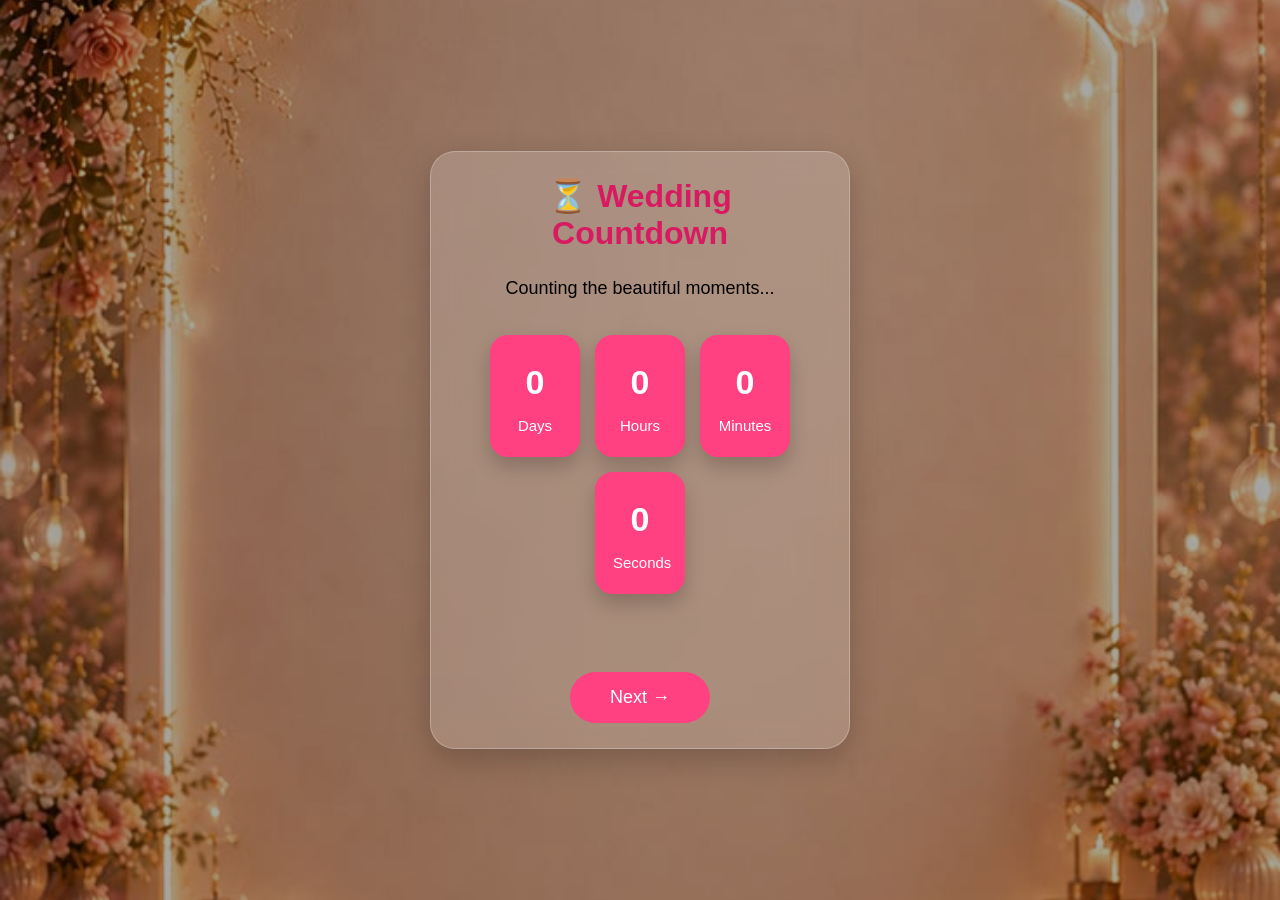
<file: countdown.html>
<!DOCTYPE html>
<html lang="en">
<head>

<meta charset="UTF-8">
<meta name="viewport" content="width=device-width, initial-scale=1.0">

<title>Wedding Countdown</title>

<link rel="stylesheet" href="style.css">

</head>

<body class="countdown-bg">

<div class="page">

<div class="card">

<h1>⏳ Wedding Countdown</h1>

<p>Counting the beautiful moments...</p>

<div class="countdown">

<div class="box">
<h2 id="days">0</h2>
<p>Days</p>
</div>

<div class="box">
<h2 id="hours">0</h2>
<p>Hours</p>
</div>

<div class="box">
<h2 id="minutes">0</h2>
<p>Minutes</p>
</div>

<div class="box">
<h2 id="seconds">0</h2>
<p>Seconds</p>
</div>

</div>

<br>

<a href="events.html">

<button>

Next →

</button>

</a>

</div>

</div>

<script src="script.js"></script>

</body>

</html>
</file>
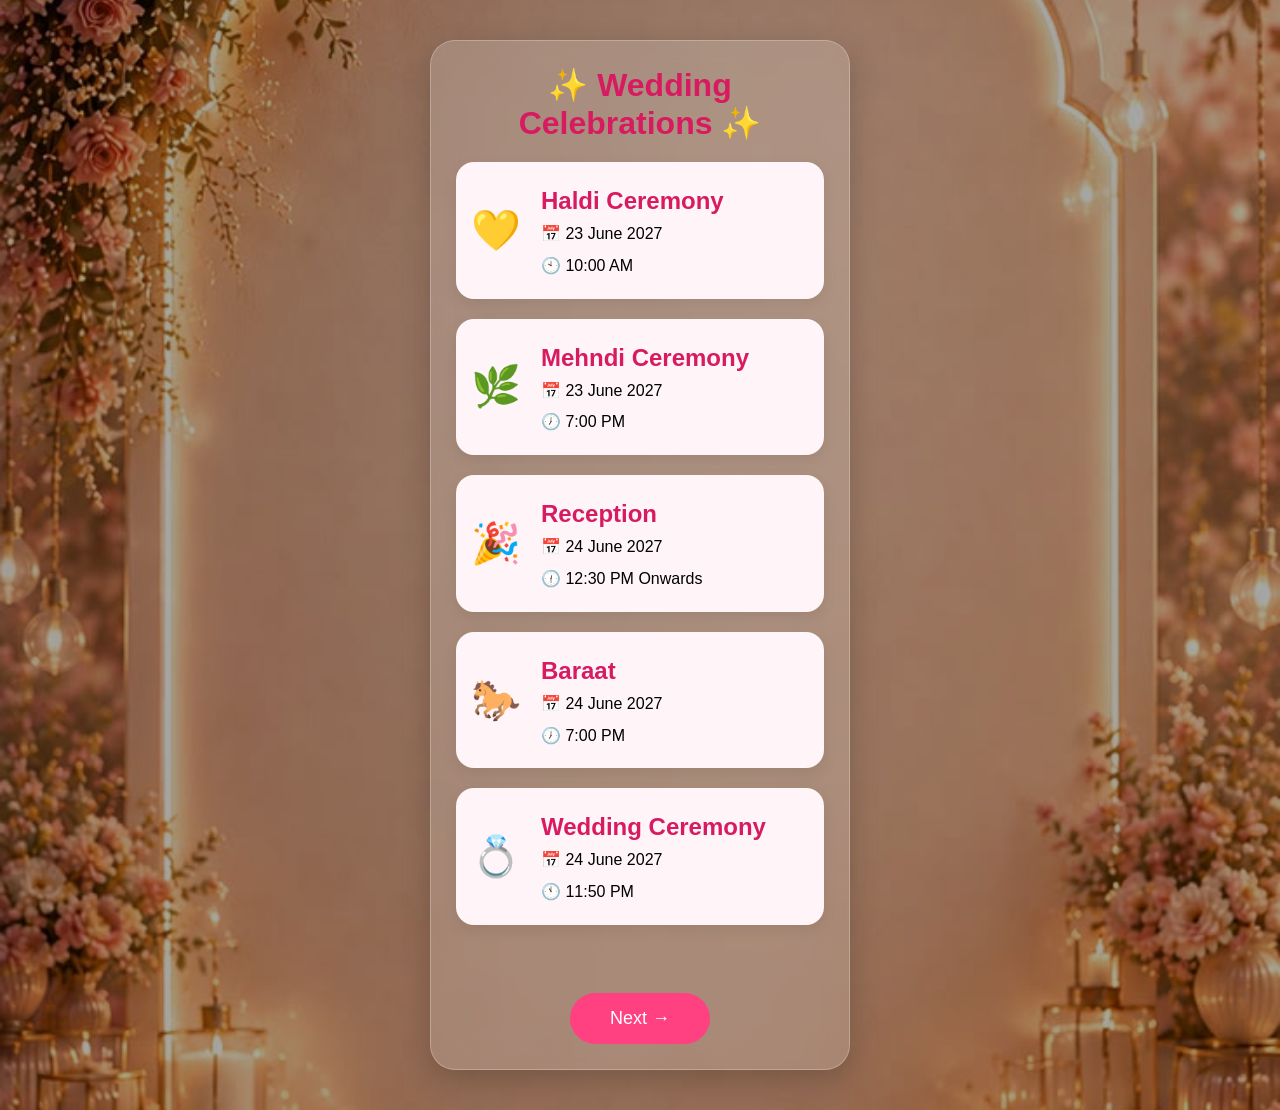
<file: events.html>
<!DOCTYPE html>
<html lang="en">

<head>

<meta charset="UTF-8">
<meta name="viewport" content="width=device-width, initial-scale=1.0">

<title>Wedding Events</title>

<link rel="stylesheet" href="style.css">

</head>

<body class="events-bg">

<div class="page">

<div class="card">

<h1>✨ Wedding Celebrations ✨</h1>

<div class="event">

<div class="icon">💛</div>

<div class="details">

<h2>Haldi Ceremony</h2>

<p>📅 23 June 2027</p>

<p>🕙 10:00 AM</p>

</div>

</div>

<div class="event">

<div class="icon">🌿</div>

<div class="details">

<h2>Mehndi Ceremony</h2>

<p>📅 23 June 2027</p>

<p>🕖 7:00 PM</p>

</div>

</div>

<div class="event">

<div class="icon">🎉</div>

<div class="details">

<h2>Reception</h2>

<p>📅 24 June 2027</p>

<p>🕧 12:30 PM Onwards</p>

</div>

</div>

<div class="event">

<div class="icon">🐎</div>

<div class="details">

<h2>Baraat</h2>

<p>📅 24 June 2027</p>

<p>🕖 7:00 PM</p>

</div>

</div>

<div class="event">

<div class="icon">💍</div>

<div class="details">

<h2>Wedding Ceremony</h2>

<p>📅 24 June 2027</p>

<p>🕚 11:50 PM</p>

</div>

</div>

<br>

<a href="gallery.html">

<button>
Next →
</button>

</a>

</div>

</div>

</body>

</html>
</file>
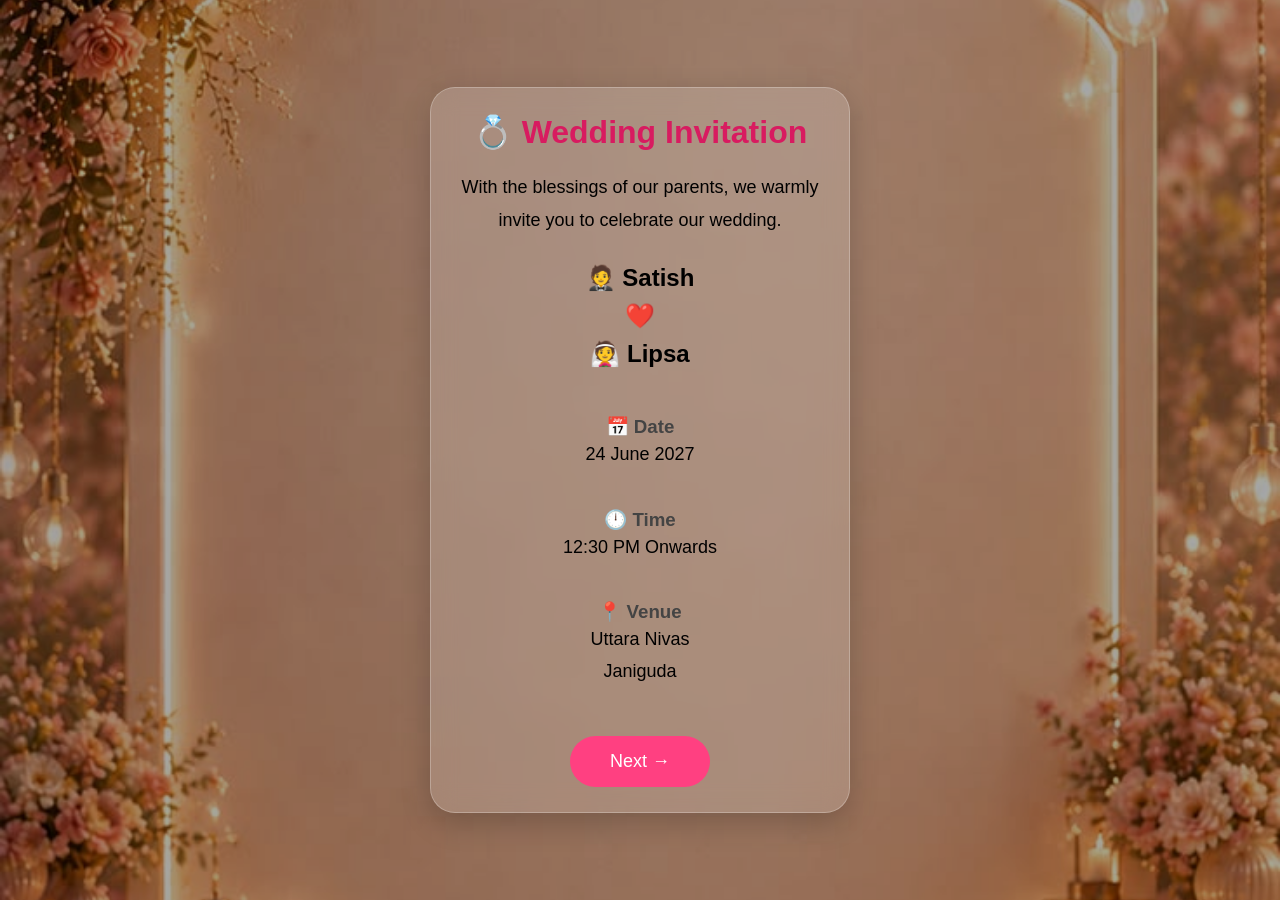
<file: invitation.html>
<!DOCTYPE html>
<html lang="en">

<head>

<meta charset="UTF-8">
<meta name="viewport" content="width=device-width, initial-scale=1.0">

<title>Wedding Invitation</title>

<link rel="stylesheet" href="style.css">

</head>

<body class="invitation-bg">

<div class="page">

<div class="card">

<h1>💍 Wedding Invitation</h1>

<p>
With the blessings of our parents,
we warmly invite you to celebrate
our wedding.
</p>

<br>

<h2>🤵 Satish</h2>

<h2>❤️</h2>

<h2>👰 Lipsa</h2>

<br>

<h3>📅 Date</h3>

<p>24 June 2027</p>

<br>

<h3>🕛 Time</h3>

<p>12:30 PM Onwards</p>

<br>

<h3>📍 Venue</h3>

<p>
Uttara Nivas<br>
Janiguda
</p>

<br>

<a href="countdown.html">

<button>

Next →

</button>

</a>

</div>

</div>

</body>

</html>
</file>
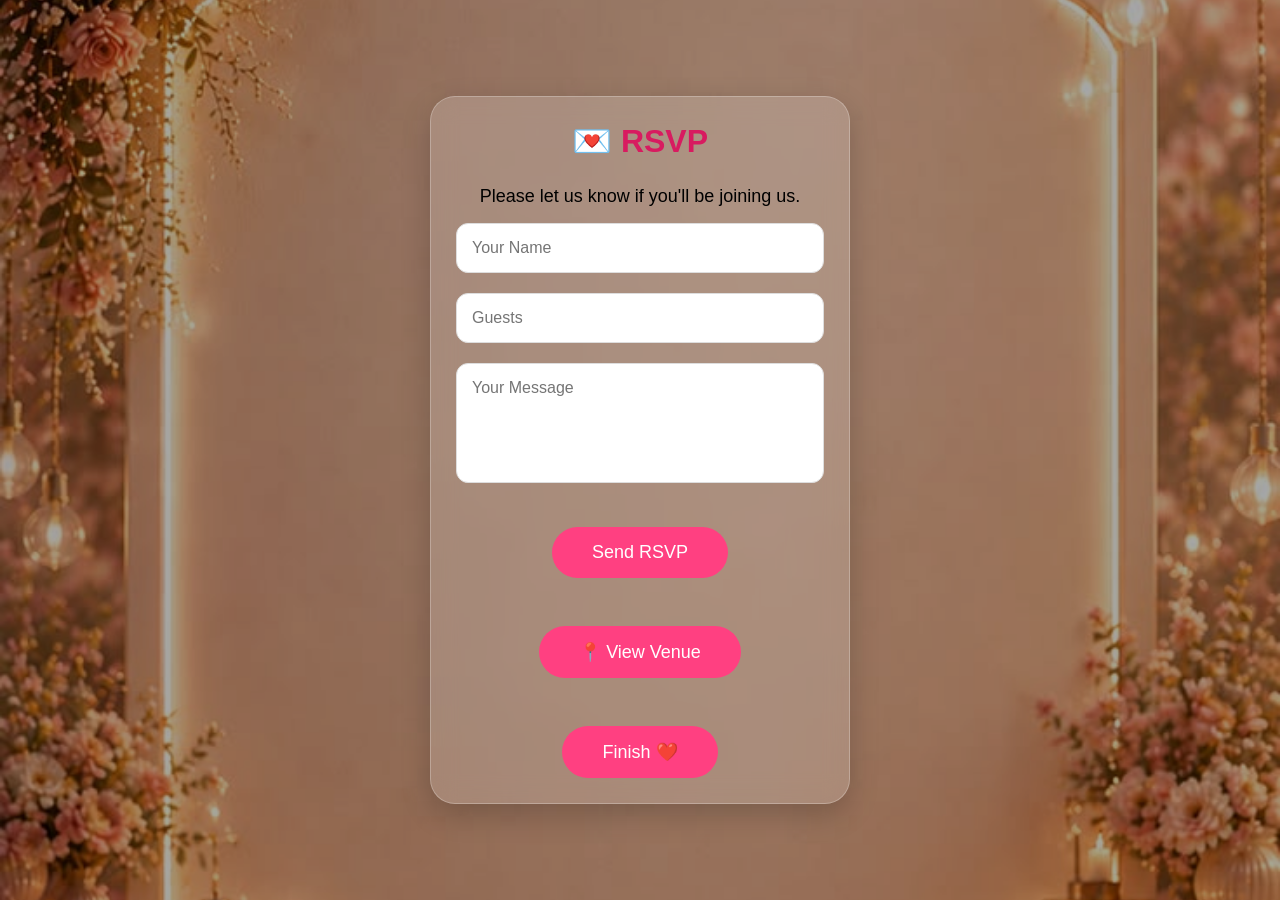
<file: rsvp.html>
<!DOCTYPE html>
<html lang="en">

<head>

<meta charset="UTF-8">

<meta name="viewport" content="width=device-width, initial-scale=1.0">

<title>RSVP</title>

<link rel="stylesheet" href="style.css">

</head>

<body class="rsvp-bg">

<div class="page">

<div class="card">

<h1>💌 RSVP</h1>

<p>Please let us know if you'll be joining us.</p>

<input type="text" placeholder="Your Name" id="name">

<input type="number" placeholder="Guests" id="guest">

<textarea placeholder="Your Message" id="message"></textarea>

<button onclick="sendWhatsApp()">

Send RSVP

</button>

<br><br>

<a href="https://maps.google.com" target="_blank">

<button>

📍 View Venue

</button>

</a>

<br><br>

<a href="thankyou.html">

<button>

Finish ❤️

</button>

</a>

</div>

</div>

<script src="script.js"></script>

</body>

</html>
</file>
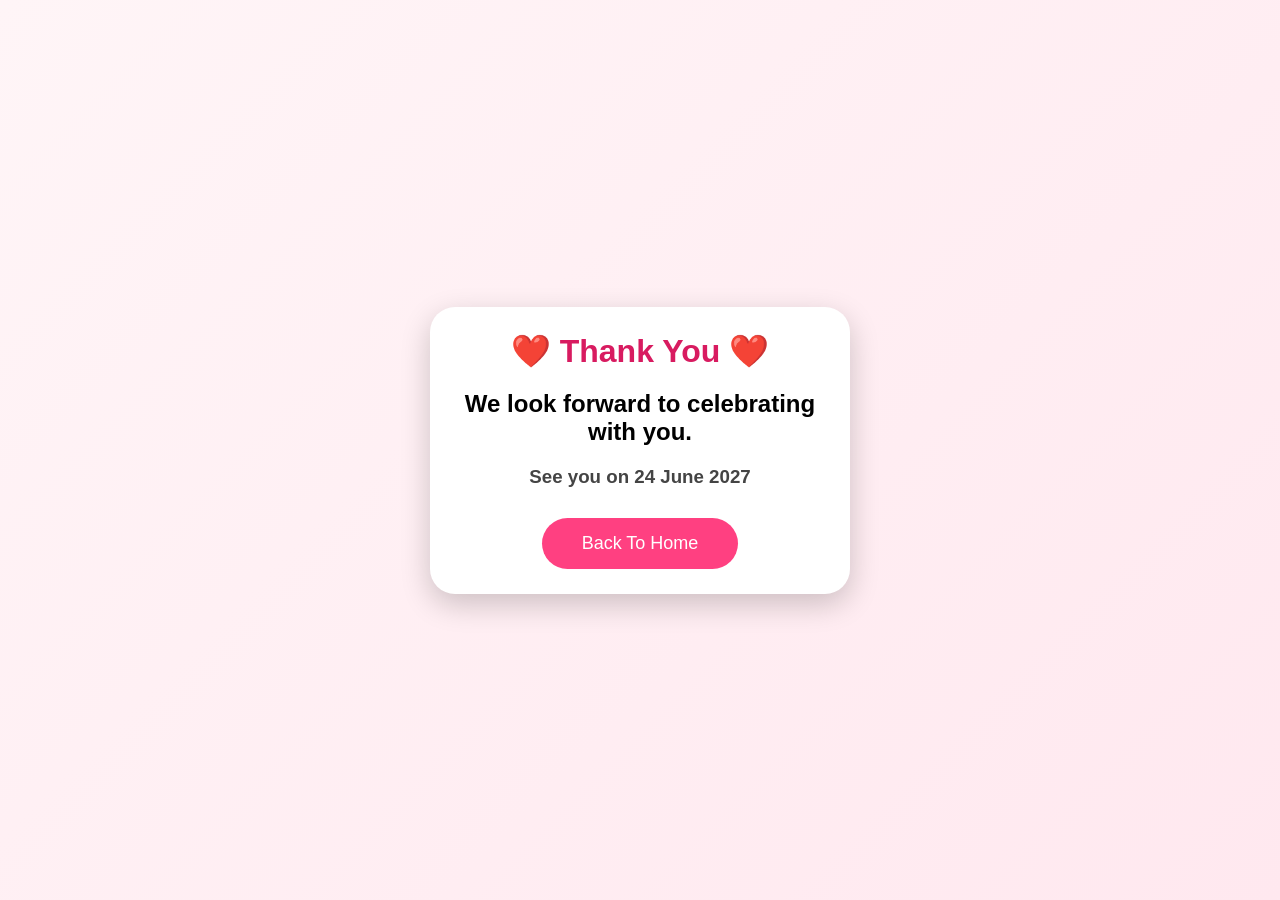
<file: thankyou.html>
<!DOCTYPE html>
<html>

<head>

<meta charset="UTF-8">

<meta name="viewport" content="width=device-width, initial-scale=1.0">

<title>Thank You</title>

<link rel="stylesheet" href="style.css">

</head>

<body>

<div class="page">

<div class="card">

<h1>❤️ Thank You ❤️</h1>

<h2>We look forward to celebrating with you.</h2>

<h3>See you on 24 June 2027</h3>

<a href="index.html">

<button>

Back To Home

</button>

</a>

</div>

</div>

</body>

</html>
</file>
<file: style.css>
*{
margin:0;
padding:0;
box-sizing:border-box;
font-family:Arial,sans-serif;
}

body{
margin:0;
padding:0;
width:100%;
min-height:100vh;
overflow-x:hidden;
}

.hero{

width:100%;
height:100vh;

background:url("image/couples.jpg");

background-size:cover;
background-position:center;
background-repeat:no-repeat;

position:relative;

}

.overlay{

position:absolute;
top:0;
left:0;

width:100%;
height:100%;

background:rgba(0,0,0,.45);

display:flex;

justify-content:center;

align-items:center;

}

.glass{

width:90%;
max-width:380px;

padding:25px;

margin:20px;

border-radius:20px;

border-radius:25px;

background:rgba(255,255,255,.12);

backdrop-filter:blur(10px);

border:1px solid rgba(255,255,255,.25);

text-align:center;

color:white;

}

.glass h4{

font-size:18px;

margin-bottom:10px;

}

.glass h1{

font-size:36px;

margin:15px 0;

}

.glass p{

font-size:16px;

line-height:1.5;

}

.glass h3{

margin:15px 0;

font-size:22px;

color:#FFD54F;

}

button{

padding:15px 40px;

font-size:18px;

border:none;

border-radius:40px;

background:#ff4081;

color:white;

cursor:pointer;

}

.page{

width:100%;
min-height:100vh;

display:flex;

justify-content:center;

align-items:center;

padding:20px;

background:linear-gradient(135deg,#fff5f7,#ffe8ef);

}

.card{

width:95%;
max-width:420px;

background:white;

padding:25px;

margin:20px auto;

border-radius:20px;

border-radius:25px;

text-align:center;

box-shadow:0 10px 30px rgba(0,0,0,.2);

}

.card h1{

color:#d81b60;

margin-bottom:20px;

}

.card h2{

margin:10px 0;

}

.card h3{

margin-top:20px;

color:#444;

}

.card p{

font-size:18px;

line-height:1.8;

}

.card button{

margin-top:30px;

padding:15px 40px;

background:#ff4081;

color:white;

border:none;

border-radius:40px;

font-size:18px;

cursor:pointer;

}

.countdown{

display:flex;

justify-content:center;

gap:15px;

flex-wrap:wrap;

margin:30px 0;

}

.box{

width:90px;

padding:18px;

border-radius:18px;

background:#ff4081;

color:white;

text-align:center;

box-shadow:0 10px 20px rgba(0,0,0,.2);

}

.box h2{

font-size:34px;

}

.box p{

font-size:15px;

margin-top:5px;

color:white;

}
.event{

display:flex;

align-items:center;

margin:20px 0;

padding:15px;

background:#fff5f8;

border-radius:18px;

box-shadow:0 5px 15px rgba(0,0,0,.08);

transition:.3s;

}

.event:hover{

transform:translateY(-5px);

}

.icon{

font-size:40px;

margin-right:20px;

}

.details{

text-align:left;

}

.details h2{

color:#d81b60;

margin-bottom:5px;

}

.details p{

margin:3px 0;

font-size:16px;

}

.galleryGrid{

display:grid;

grid-template-columns:repeat(2,1fr);

gap:15px;

margin-top:20px;

}

.galleryGrid img{

width:100%;

border-radius:15px;

cursor:pointer;

transition:.4s;

box-shadow:0 10px 20px rgba(0,0,0,.2);

}

.galleryGrid img:hover{

transform:scale(1.05);

}

.popup{

display:none;

position:fixed;

top:0;

left:0;

width:100%;

height:100%;

background:rgba(0,0,0,.85);

justify-content:center;

align-items:center;

z-index:999;

}

.popup img{

width:90%;

max-width:700px;

border-radius:20px;

}

@media(max-width:600px){

.galleryGrid{

grid-template-columns:1fr;

}

}

input,
textarea{

width:100%;

padding:15px;

margin:10px 0;

border-radius:12px;

border:1px solid #ddd;

font-size:16px;

}

textarea{

height:120px;

resize:none;

}

/* ===== Background Images ===== */

.invitation-bg{
    background:url("image/Background1.jpg") no-repeat center center;
    background-size:cover;
}

.countdown-bg{
    background:url("image/Background1.jpg") no-repeat center center;
    background-size:cover;
}

.events-bg{
    background:url("image/Background1.jpg") no-repeat center center;
    background-size:cover;
}

/* Dark overlay */

.invitation-bg .page,
.countdown-bg .page,
.events-bg .page{
    background:rgba(0,0,0,0.35);
}

/* Glass Effect */

.invitation-bg .card,
.countdown-bg .card,
.events-bg .card{

    background:rgba(255,255,255,.18);

    backdrop-filter:blur(12px);

    -webkit-backdrop-filter:blur(12px);

    border:1px solid rgba(255,255,255,.25);

}

/* Gallery Background */

.gallery-bg{
    background:url("image/Background1.jpg") no-repeat center center;
    background-size:cover;
}

.gallery-bg .page{
    background:rgba(0,0,0,0.35);
}

.gallery-bg .card{
    background:rgba(255,255,255,.18);
    backdrop-filter:blur(12px);
    -webkit-backdrop-filter:blur(12px);
    border:1px solid rgba(255,255,255,.25);
}


/* ===== RSVP Background ===== */

.rsvp-bg{
    background:url("image/Background1.jpg") no-repeat center center fixed;
    background-size:cover;
    min-height:100vh;
}

.rsvp-bg .page{
    background:rgba(0,0,0,0.35);
}

.rsvp-bg .card{
    background:rgba(255,255,255,.18);
    backdrop-filter:blur(12px);
    -webkit-backdrop-filter:blur(12px);
    border:1px solid rgba(255,255,255,.25);
}
</file>
